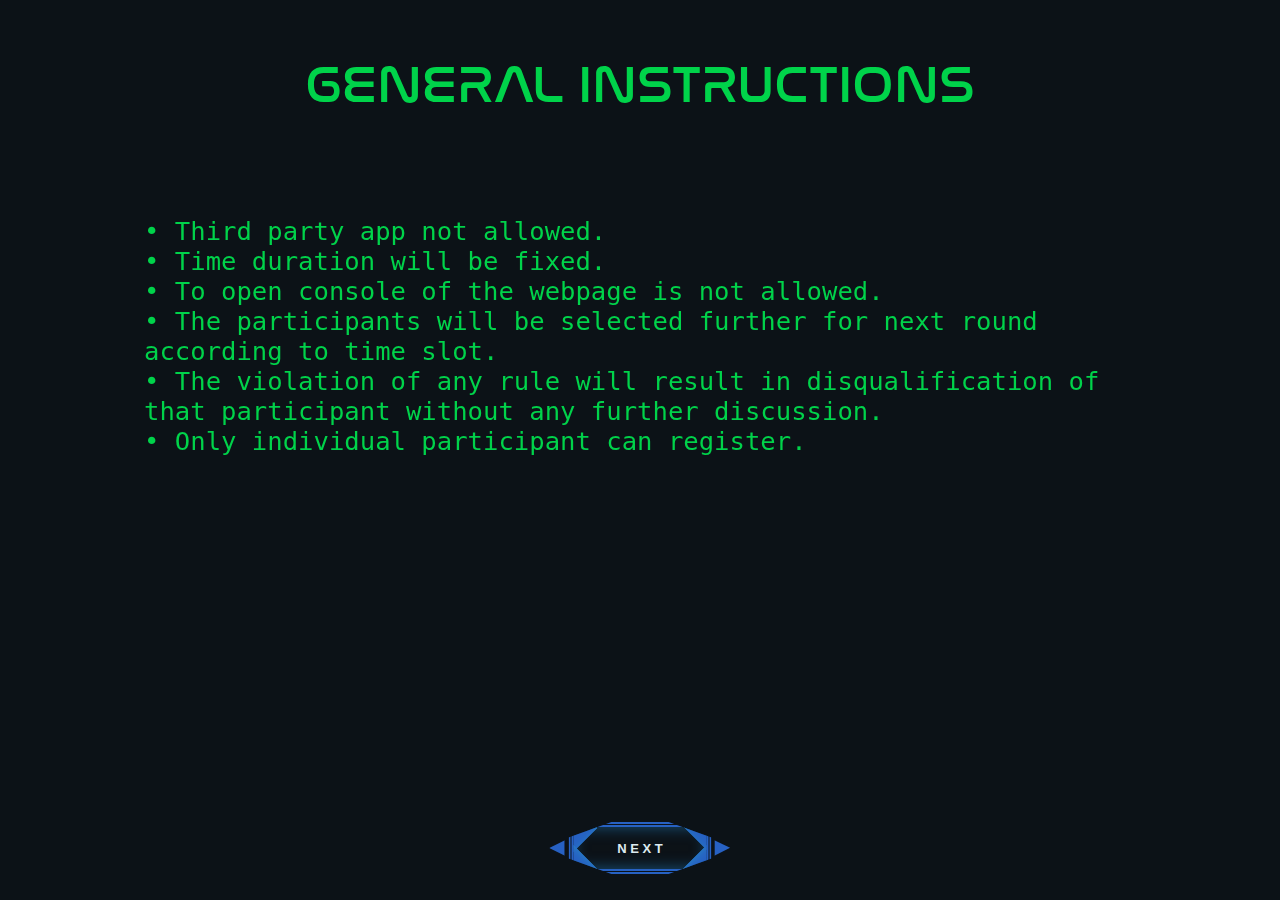
<file: instructions-round1.html>
<!DOCTYPE html>
<!--[if lt IE 7]>      <html class="no-js lt-ie9 lt-ie8 lt-ie7"> <![endif]-->
<!--[if IE 7]>         <html class="no-js lt-ie9 lt-ie8"> <![endif]-->
<!--[if IE 8]>         <html class="no-js lt-ie9"> <![endif]-->
<!--[if gt IE 8]>      <html class="no-js"> <!--<![endif]-->
<html>

<head>
    <meta charset="utf-8">
    <meta http-equiv="X-UA-Compatible" content="IE=edge">
    <title></title>
    <meta name="description" content="">
    <meta name="viewport" content="width=device-width, initial-scale=1">
    <link rel="stylesheet" href="./lib/Stylesheets/instructions.css">
    <link rel="stylesheet" href="./lib/Stylesheets/button.css">
</head>

<body>
    <div class="box">
        <div class="mainText">
            <span>GENERAL INSTRUCTIONS</span>
        </div>
        <div class="instruction-txt">
            <span class="type" style="--n:1000">
                • Third party app not allowed. <br>
                • Time duration will be fixed. <br>
                • To open console of the webpage is not allowed. <br>
                • The participants will be selected further for next round according to time slot. <br>
                • The violation of any rule will result in disqualification of that participant without any further
                discussion.
                <br>
                • Only individual participant can register. <br>
            </span>
        </div>
        <div class="playBtn">
            <a href="./round1.html" target="_self"><button class="startBtn">
                    N E X T
                    <div id="clip">
                        <div id="leftTop" class="corner"></div>
                        <div id="rightBottom" class="corner"></div>
                        <div id="rightTop" class="corner"></div>
                        <div id="leftBottom" class="corner"></div>
                    </div>
                    <span id="rightArrow" class="arrow"></span>
                    <span id="leftArrow" class="arrow"></span>
                </button></a>
        </div>
    </div>
</body>

</html>
</file>
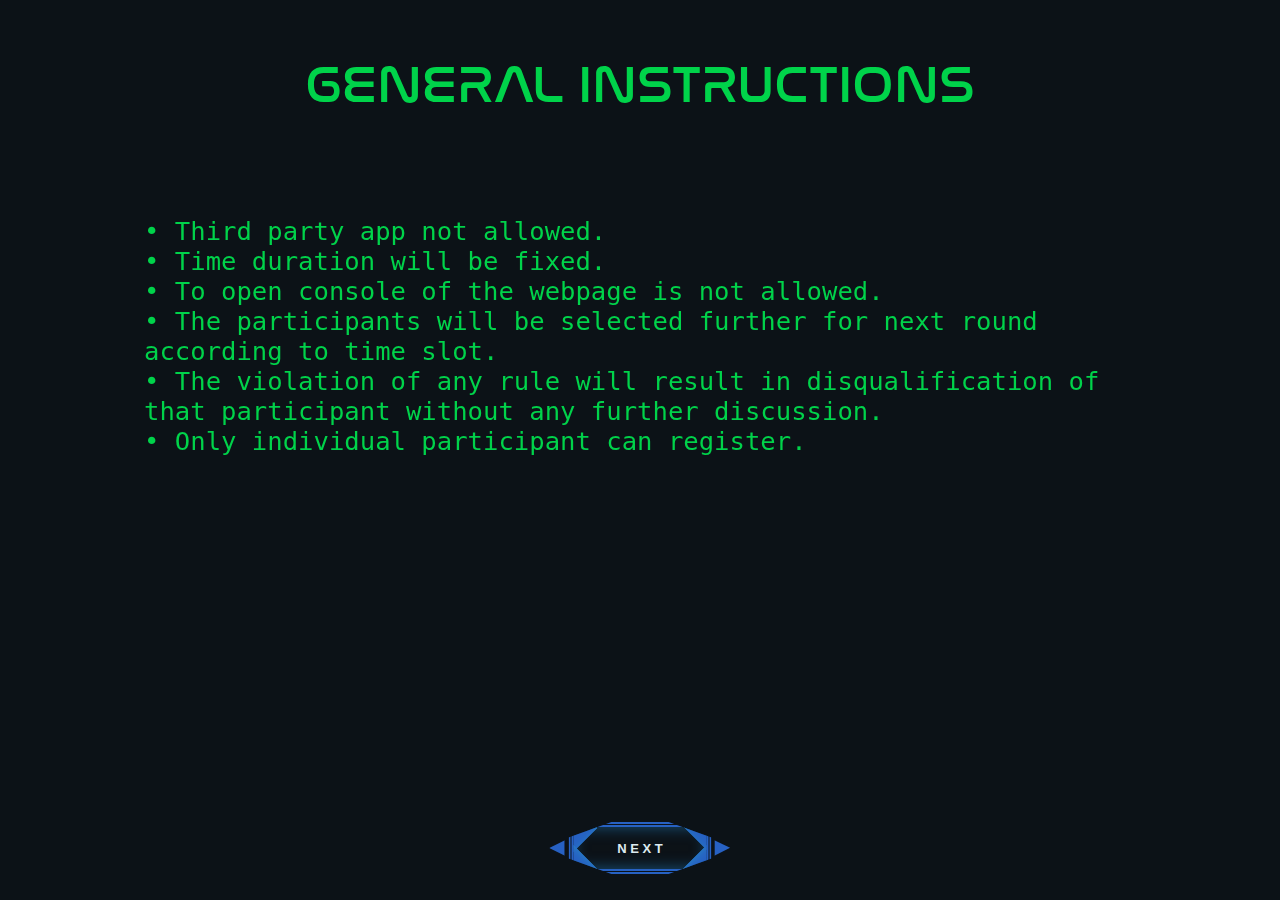
<file: instructions-round2.html>
<!DOCTYPE html>
<!--[if lt IE 7]>      <html class="no-js lt-ie9 lt-ie8 lt-ie7"> <![endif]-->
<!--[if IE 7]>         <html class="no-js lt-ie9 lt-ie8"> <![endif]-->
<!--[if IE 8]>         <html class="no-js lt-ie9"> <![endif]-->
<!--[if gt IE 8]>      <html class="no-js"> <!--<![endif]-->
<html>

<head>
    <meta charset="utf-8">
    <meta http-equiv="X-UA-Compatible" content="IE=edge">
    <title></title>
    <meta name="description" content="">
    <meta name="viewport" content="width=device-width, initial-scale=1">
    <link rel="stylesheet" href="./lib/Stylesheets/instructions.css">
    <link rel="stylesheet" href="./lib/Stylesheets/button.css">
</head>

<body>
    <div class="box">
        <div class="mainText">
            <span>GENERAL INSTRUCTIONS</span>
        </div>
        <div class="instruction-txt">
            <span class="type" style="--n:1000">
                • Third party app not allowed. <br>
                • Time duration will be fixed. <br>
                • To open console of the webpage is not allowed. <br>
                • The participants will be selected further for next round according to time slot. <br>
                • The violation of any rule will result in disqualification of that participant without any further
                discussion.
                <br>
                • Only individual participant can register. <br>
            </span>
        </div>
        <div class="playBtn">
            <a href="./round2.html" target="_self"><button class="startBtn">
                    N E X T
                    <div id="clip">
                        <div id="leftTop" class="corner"></div>
                        <div id="rightBottom" class="corner"></div>
                        <div id="rightTop" class="corner"></div>
                        <div id="leftBottom" class="corner"></div>
                    </div>
                    <span id="rightArrow" class="arrow"></span>
                    <span id="leftArrow" class="arrow"></span>
                </button></a>
        </div>
    </div>
</body>

</html>
</file>
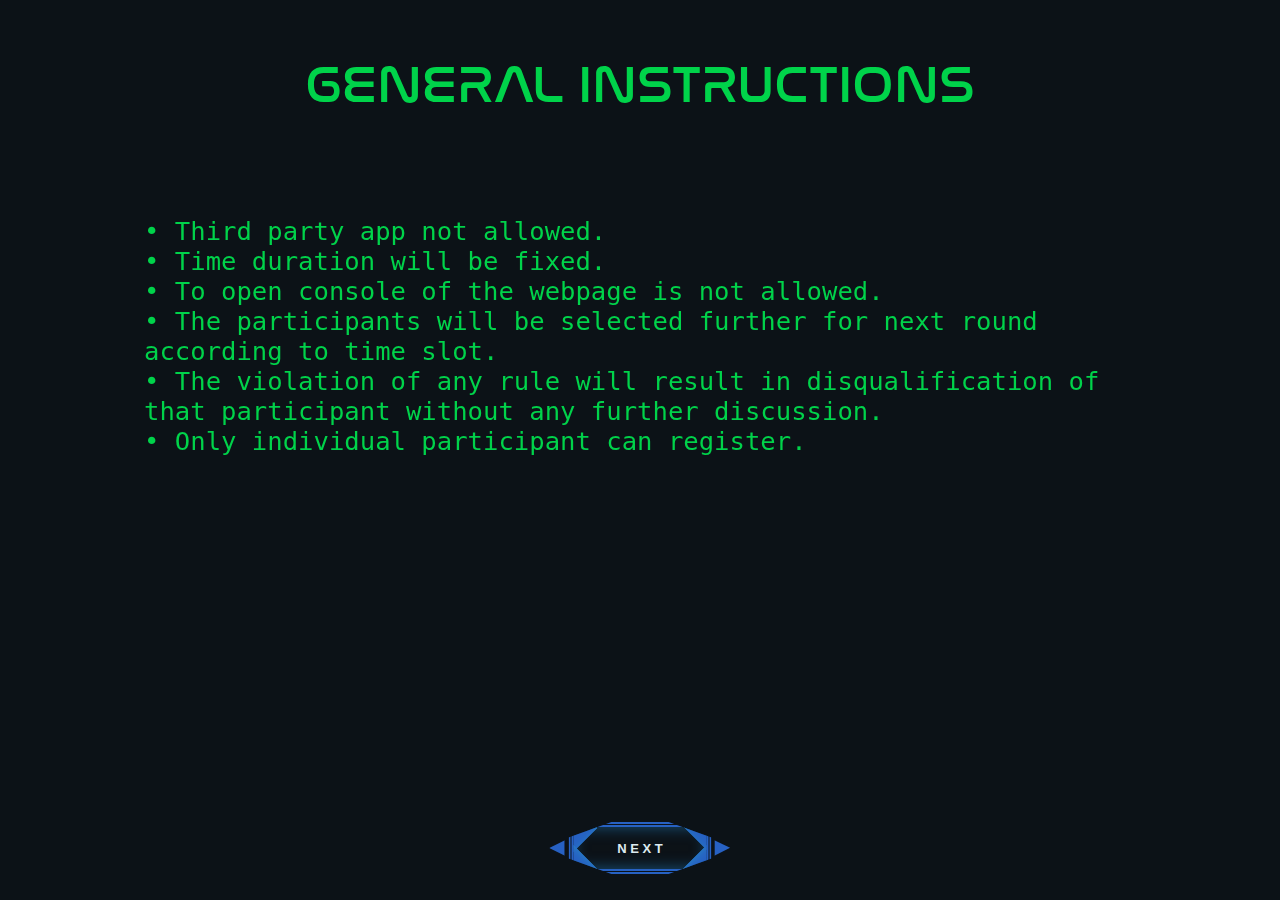
<file: instructions-round3.html>
<!DOCTYPE html>
<!--[if lt IE 7]>      <html class="no-js lt-ie9 lt-ie8 lt-ie7"> <![endif]-->
<!--[if IE 7]>         <html class="no-js lt-ie9 lt-ie8"> <![endif]-->
<!--[if IE 8]>         <html class="no-js lt-ie9"> <![endif]-->
<!--[if gt IE 8]>      <html class="no-js"> <!--<![endif]-->
<html>

<head>
    <meta charset="utf-8">
    <meta http-equiv="X-UA-Compatible" content="IE=edge">
    <title></title>
    <meta name="description" content="">
    <meta name="viewport" content="width=device-width, initial-scale=1">
    <link rel="stylesheet" href="./lib/Stylesheets/instructions.css">
    <link rel="stylesheet" href="./lib/Stylesheets/button.css">
</head>

<body>
    <div class="box">
        <div class="mainText">
            <span>GENERAL INSTRUCTIONS</span>
        </div>
        <div class="instruction-txt">
            <span class="type" style="--n:1000">
                • Third party app not allowed. <br>
                • Time duration will be fixed. <br>
                • To open console of the webpage is not allowed. <br>
                • The participants will be selected further for next round according to time slot. <br>
                • The violation of any rule will result in disqualification of that participant without any further
                discussion.
                <br>
                • Only individual participant can register. <br>
            </span>
        </div>
        <div class="playBtn">
            <a href="./round3.html" target="_self"><button class="startBtn">
                    N E X T
                    <div id="clip">
                        <div id="leftTop" class="corner"></div>
                        <div id="rightBottom" class="corner"></div>
                        <div id="rightTop" class="corner"></div>
                        <div id="leftBottom" class="corner"></div>
                    </div>
                    <span id="rightArrow" class="arrow"></span>
                    <span id="leftArrow" class="arrow"></span>
                </button></a>
        </div>
    </div>
</body>

</html>
</file>
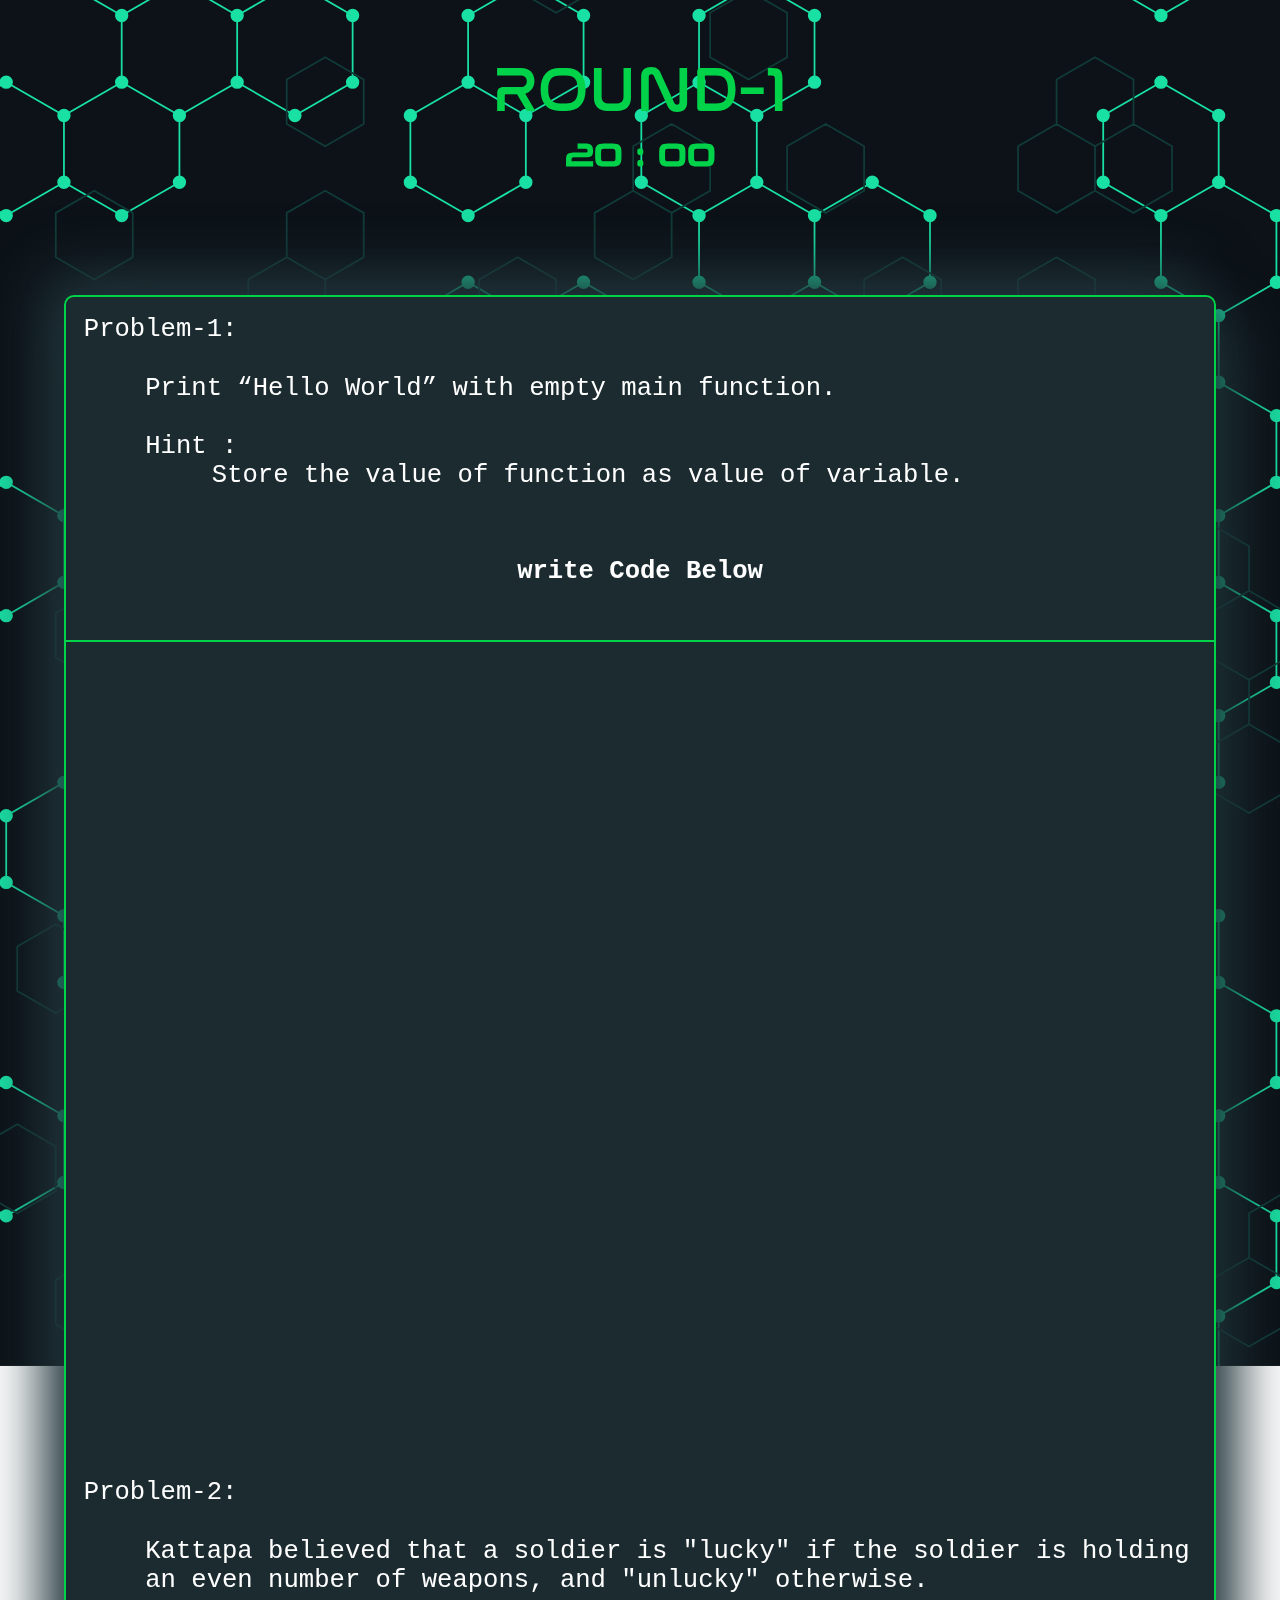
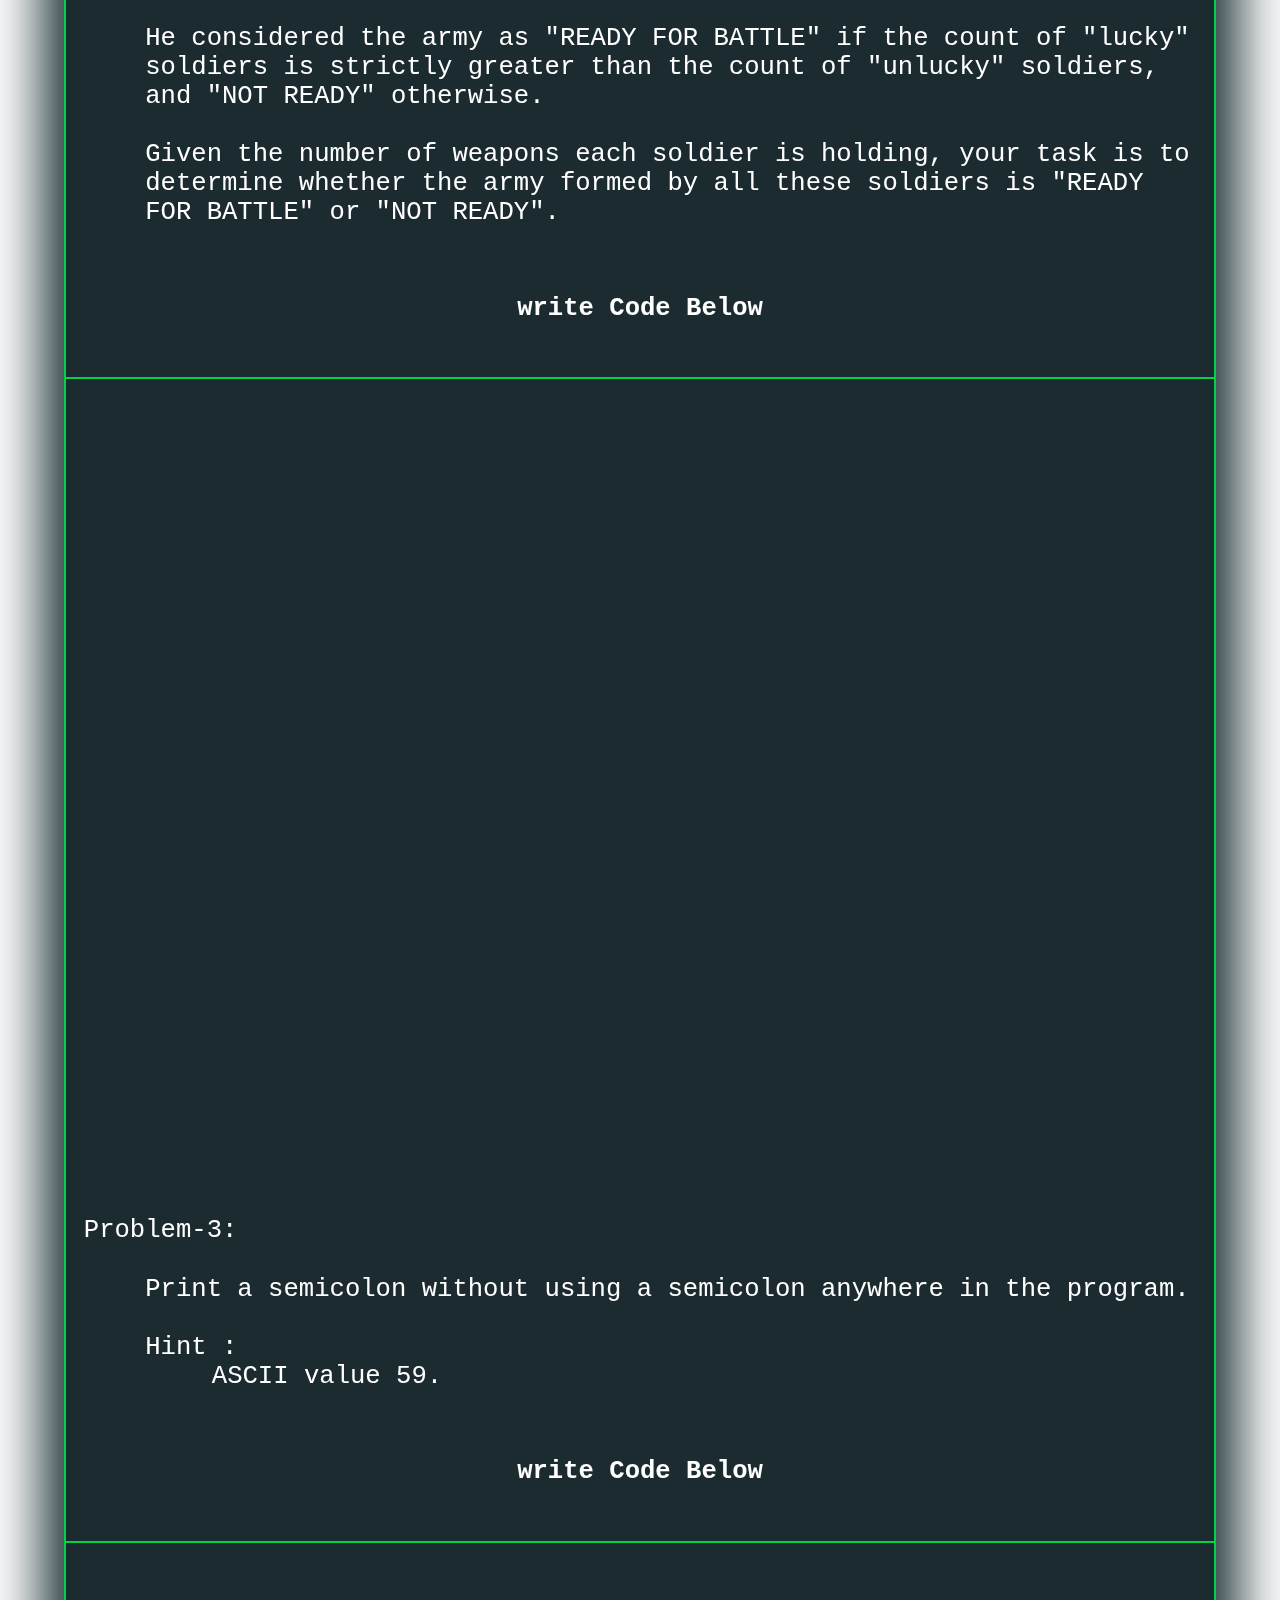
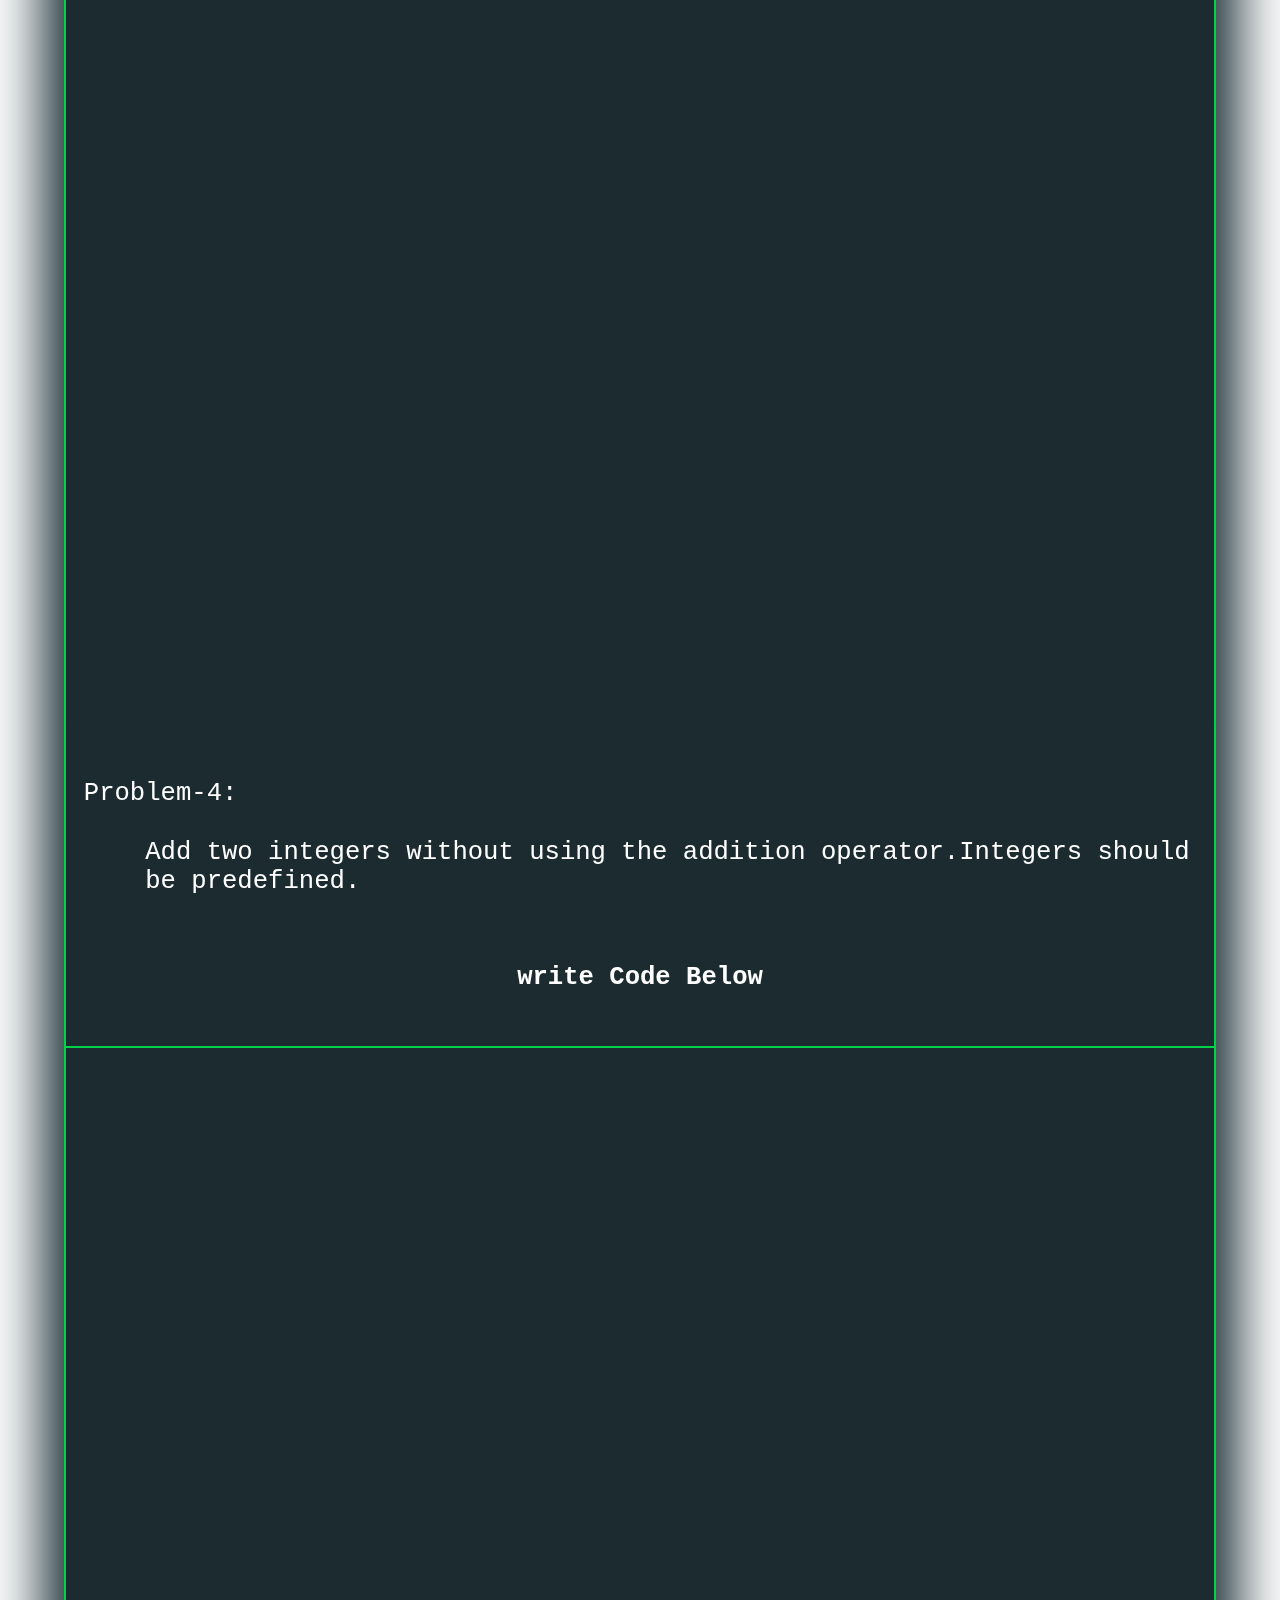
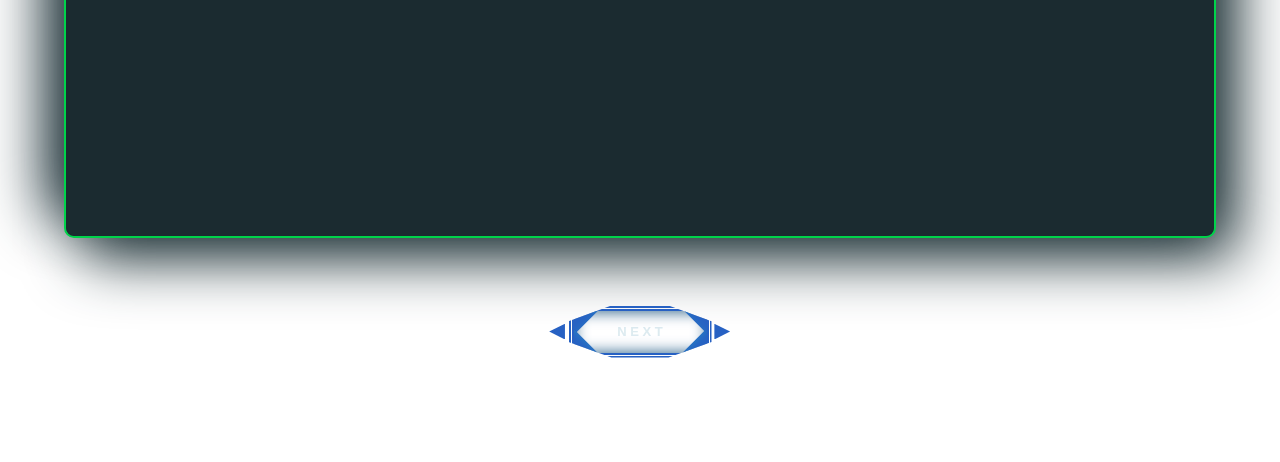
<file: round1.html>
<!DOCTYPE html>
<!--[if lt IE 7]>      <html class="no-js lt-ie9 lt-ie8 lt-ie7"> <![endif]-->
<!--[if IE 7]>         <html class="no-js lt-ie9 lt-ie8"> <![endif]-->
<!--[if IE 8]>         <html class="no-js lt-ie9"> <![endif]-->
<!--[if gt IE 8]>      <html class="no-js"> <!--<![endif]-->
<html>

<head>
    <meta charset="utf-8">
    <meta http-equiv="X-UA-Compatible" content="IE=edge">
    <title></title>
    <meta name="description" content="">
    <meta name="viewport" content="width=device-width, initial-scale=1">
    <link rel="stylesheet" href="./lib/Stylesheets/rounds.css">
    <link rel="stylesheet" href="./lib/Stylesheets/timer-rounds.css">
    <link rel="stylesheet" href="./lib/Stylesheets/alert.css">
    <link rel="stylesheet" href="./lib/Stylesheets/button.css">
    <link rel="stylesheet" href="./lib/Stylesheets/scrollbar.css">
</head>

<body oncontextmenu="return false">
    <div id="box" class="box">
        <div class="mainText">
            <span>ROUND-1</span>
        </div>
        <div id="timer">
            <button id="startBtn">
                <p id="display">20 : 00</p>
            </button>
        </div>
        <div class="container">
            <div class="problem1">
                <div class="questionContainer">
                    <h2 class="font-color">Problem-1:</h2>
                    <span>
                        Print “Hello World” with empty main function. <br><br> <p class="font-color">Hint :</p> &emsp;&emsp; Store the value of function as value of variable.</span>
                    <button class="showBtn">write Code Below</button>
                </div>
                <div id="solutionContainer">
                    <div class="editor ">
                        <iframe class="compilerExplorer"
                            src="https://godbolt.org/e#g:!((g:!((g:!((h:codeEditor,i:(filename:'1',fontScale:14,fontUsePx:'0',j:1,lang:c%2B%2B,selection:(endColumn:44,endLineNumber:1,positionColumn:44,positionLineNumber:1,selectionStartColumn:44,selectionStartLineNumber:1,startColumn:44,startLineNumber:1),source:'//+Type+your+code+here,+or+load+an+example.'),l:'5',n:'0',o:'C%2B%2B+source+%231',t:'0')),k:50,l:'4',m:100,n:'0',o:'',s:0,t:'0'),(g:!((h:executor,i:(argsPanelShown:'1',compilationPanelShown:'1',compiler:g122,compilerName:'',compilerOutShown:'0',execArgs:'',execStdin:'',fontScale:14,fontUsePx:'0',j:1,lang:c%2B%2B,libs:!(),options:'',source:1,stdinPanelShown:'1',wrap:'0'),l:'5',n:'0',o:'Executor+x86-64+gcc+12.2+(C%2B%2B,+Editor+%231)',t:'0')),header:(),k:50,l:'4',n:'0',o:'',s:0,t:'0')),l:'2',n:'0',o:'',t:'0')),version:4"></iframe>
                    </div>
                </div>
            </div>
            <div class="problem2">
                <div class="questionContainer">
                    <h2 class="font-color">Problem-2:</h2>
                    <span>
                        Kattapa believed that a soldier is "lucky" if the soldier is holding an even number of weapons, and "unlucky" otherwise.<br><br>He considered the army as "READY FOR BATTLE" if the count of "lucky" soldiers is strictly greater than the count of "unlucky" soldiers, and "NOT READY" otherwise.<br><br> Given the number of weapons each soldier is holding, your task is to determine whether the army formed by all these soldiers is "READY FOR BATTLE" or "NOT READY".</span>
                    <button class="showBtn">write Code Below</button>
                </div>
                <div id="solutionContainer">
                    <div class="editor ">
                        <iframe class="compilerExplorer"
                            src="https://godbolt.org/e#g:!((g:!((g:!((h:codeEditor,i:(filename:'1',fontScale:14,fontUsePx:'0',j:1,lang:c%2B%2B,selection:(endColumn:44,endLineNumber:1,positionColumn:44,positionLineNumber:1,selectionStartColumn:44,selectionStartLineNumber:1,startColumn:44,startLineNumber:1),source:'//+Type+your+code+here,+or+load+an+example.'),l:'5',n:'0',o:'C%2B%2B+source+%231',t:'0')),k:50,l:'4',m:100,n:'0',o:'',s:0,t:'0'),(g:!((h:executor,i:(argsPanelShown:'1',compilationPanelShown:'1',compiler:g122,compilerName:'',compilerOutShown:'0',execArgs:'',execStdin:'',fontScale:14,fontUsePx:'0',j:1,lang:c%2B%2B,libs:!(),options:'',source:1,stdinPanelShown:'1',wrap:'0'),l:'5',n:'0',o:'Executor+x86-64+gcc+12.2+(C%2B%2B,+Editor+%231)',t:'0')),header:(),k:50,l:'4',n:'0',o:'',s:0,t:'0')),l:'2',n:'0',o:'',t:'0')),version:4"></iframe>

                    </div>
                </div>
            </div>
            <div class="problem3">
                <div class="questionContainer">
                    <h2 class="font-color">Problem-3:</h2>
                    <span>
                        Print a semicolon without using a semicolon anywhere in the program. <br><br> <p class="font-color">Hint :</p> &emsp;&emsp; ASCII value 59.</span>
                    <button class="showBtn">write Code Below</button>
                </div>
                <div id="solutionContainer">
                    <div class="editor ">
                        <iframe class="compilerExplorer"
                            src="https://godbolt.org/e#g:!((g:!((g:!((h:codeEditor,i:(filename:'1',fontScale:14,fontUsePx:'0',j:1,lang:c%2B%2B,selection:(endColumn:44,endLineNumber:1,positionColumn:44,positionLineNumber:1,selectionStartColumn:44,selectionStartLineNumber:1,startColumn:44,startLineNumber:1),source:'//+Type+your+code+here,+or+load+an+example.'),l:'5',n:'0',o:'C%2B%2B+source+%231',t:'0')),k:50,l:'4',m:100,n:'0',o:'',s:0,t:'0'),(g:!((h:executor,i:(argsPanelShown:'1',compilationPanelShown:'1',compiler:g122,compilerName:'',compilerOutShown:'0',execArgs:'',execStdin:'',fontScale:14,fontUsePx:'0',j:1,lang:c%2B%2B,libs:!(),options:'',source:1,stdinPanelShown:'1',wrap:'0'),l:'5',n:'0',o:'Executor+x86-64+gcc+12.2+(C%2B%2B,+Editor+%231)',t:'0')),header:(),k:50,l:'4',n:'0',o:'',s:0,t:'0')),l:'2',n:'0',o:'',t:'0')),version:4"></iframe>

                    </div>
                </div>
            </div>
            <div class="problem4">
                <div class="questionContainer">
                    <h2 class="font-color">Problem-4:</h2>
                    <span>
                        Add two integers without using the addition operator.Integers should be predefined.</span>
                    <button class="showBtn">write Code Below</button>
                </div>
                <div id="solutionContainer">
                    <div class="editor ">
                        <iframe class="compilerExplorer"
                            src="https://godbolt.org/e#g:!((g:!((g:!((h:codeEditor,i:(filename:'1',fontScale:14,fontUsePx:'0',j:1,lang:c%2B%2B,selection:(endColumn:44,endLineNumber:1,positionColumn:44,positionLineNumber:1,selectionStartColumn:44,selectionStartLineNumber:1,startColumn:44,startLineNumber:1),source:'//+Type+your+code+here,+or+load+an+example.'),l:'5',n:'0',o:'C%2B%2B+source+%231',t:'0')),k:50,l:'4',m:100,n:'0',o:'',s:0,t:'0'),(g:!((h:executor,i:(argsPanelShown:'1',compilationPanelShown:'1',compiler:g122,compilerName:'',compilerOutShown:'0',execArgs:'',execStdin:'',fontScale:14,fontUsePx:'0',j:1,lang:c%2B%2B,libs:!(),options:'',source:1,stdinPanelShown:'1',wrap:'0'),l:'5',n:'0',o:'Executor+x86-64+gcc+12.2+(C%2B%2B,+Editor+%231)',t:'0')),header:(),k:50,l:'4',n:'0',o:'',s:0,t:'0')),l:'2',n:'0',o:'',t:'0')),version:4"></iframe>

                    </div>
                </div>
            </div>
        </div>

        <div class="nxtBtn">
            <a href="./instructions-round2.html" class="nextBtn disabled-link" target="_self"><button>
                    N E X T
                    <div id="clip">
                        <div id="leftTop" class="corner"></div>
                        <div id="rightBottom" class="corner"></div>
                        <div id="rightTop" class="corner"></div>
                        <div id="leftBottom" class="corner"></div>
                    </div>
                    <span id="rightArrow" class="arrow"></span>
                    <span id="leftArrow" class="arrow"></span>
                </button></a>
        </div>
    </div>

    <div id="dialog-container" class="dialog-container">
        <!-- <div class="dialog-header">Custom Alert Dialog</div> -->
        <div id="dialog-body" class="dialog-body">This is the custom alert message. Click Ok to close this.</div>
        <div class="dialog-footer">
            <a id="okBtn">Ok</a>
        </div>
    </div>

    <!-- <div id="dialog-container-hint" class="dialog-container-hint">
        <div class="dialog-header">Custom Alert Dialog</div>
        <div id="dialog-body-hint" class="dialog-body-hint">This is the custom alert message. Click Ok to close this.</div>
    </div> -->

    <script type="module" src="./lib/JScripts/rounds.js" async defer></script>
    <script type="module" src="./lib/JScripts/hint_timer-round1.js" async defer></script>
    <script type="module" src="./lib/JScripts/alert.js" async defer></script>
</body>

</html>
</file>
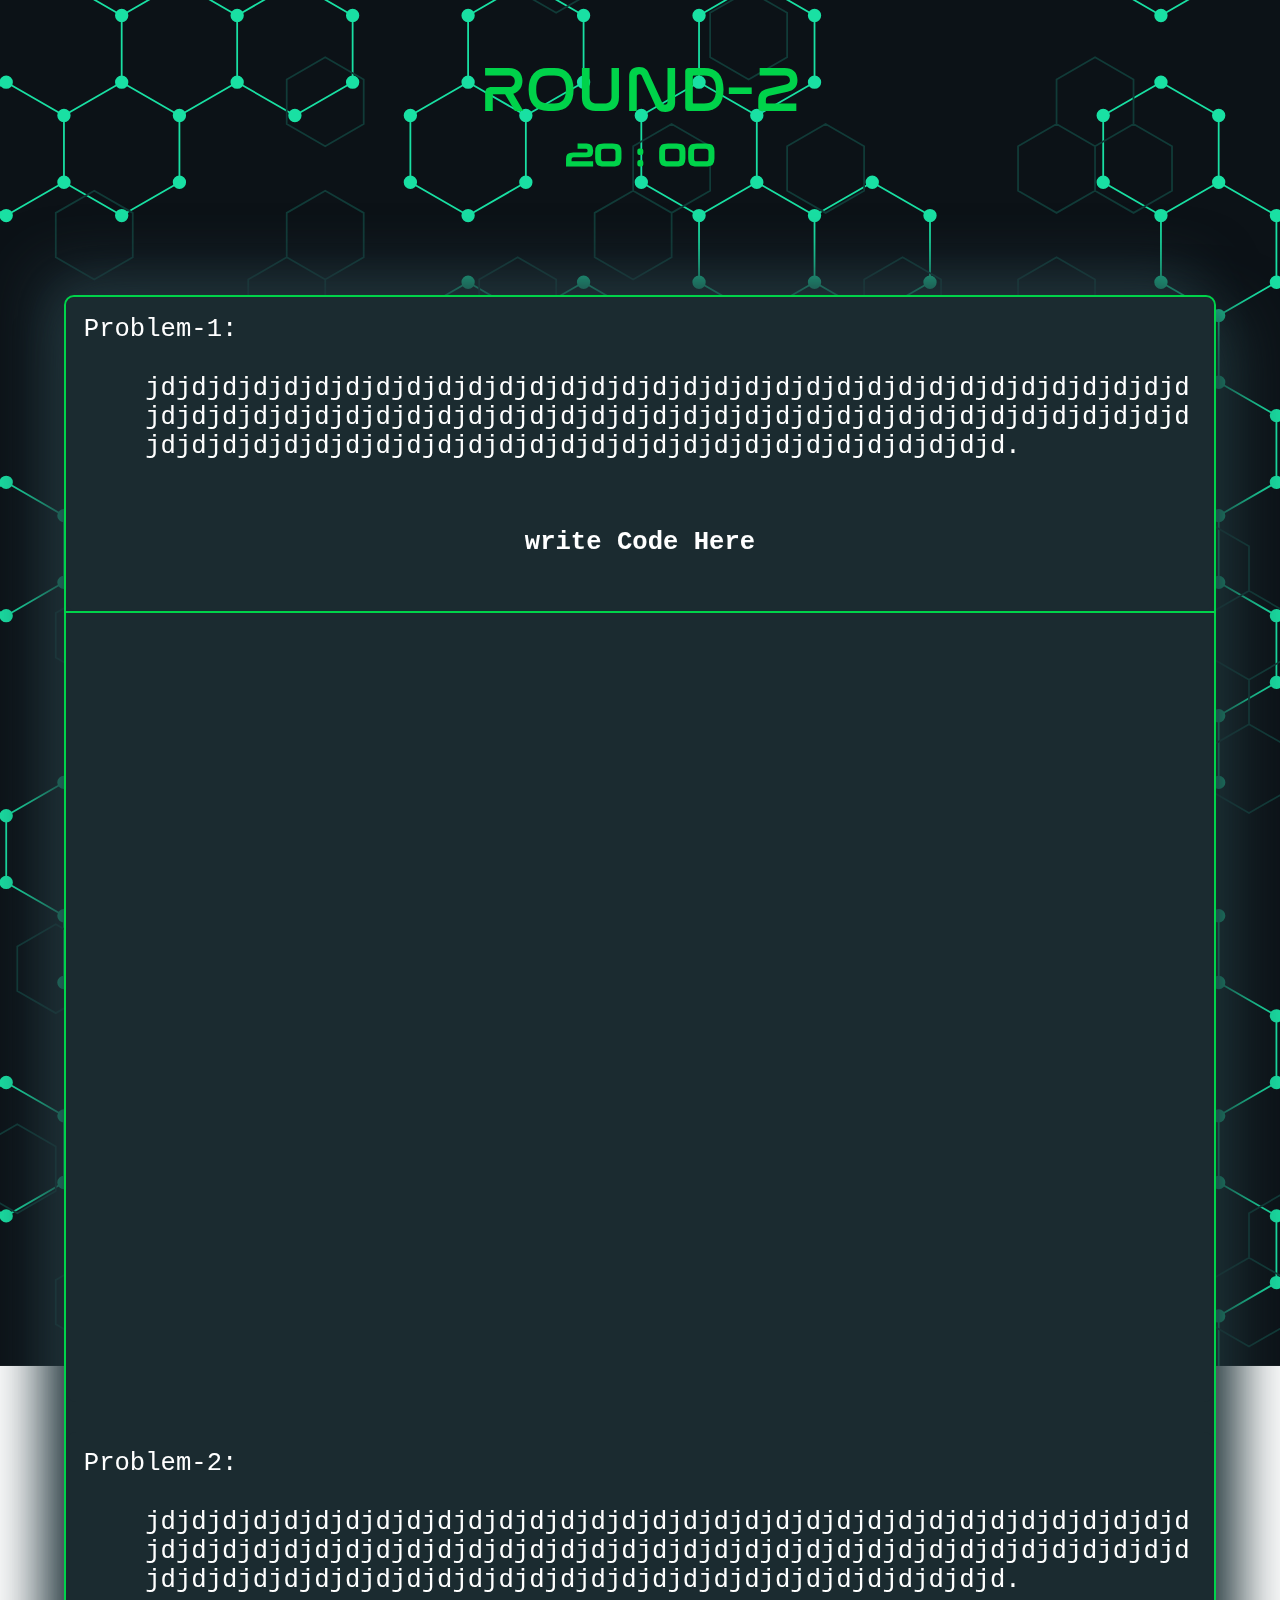
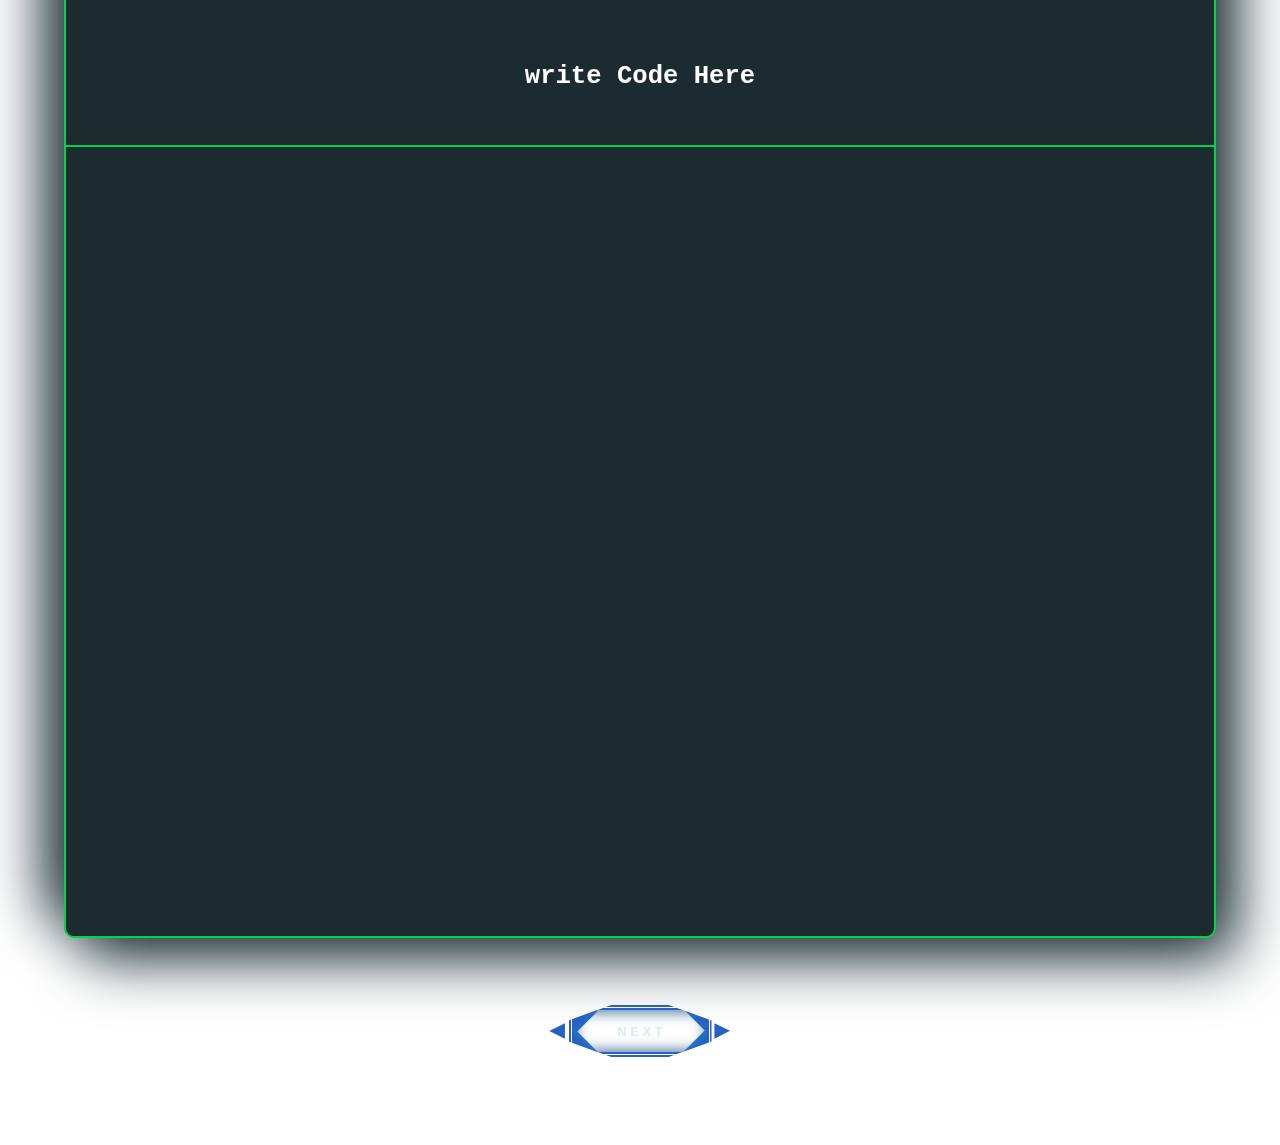
<file: round2.html>
<!DOCTYPE html>
<!--[if lt IE 7]>      <html class="no-js lt-ie9 lt-ie8 lt-ie7"> <![endif]-->
<!--[if IE 7]>         <html class="no-js lt-ie9 lt-ie8"> <![endif]-->
<!--[if IE 8]>         <html class="no-js lt-ie9"> <![endif]-->
<!--[if gt IE 8]>      <html class="no-js"> <!--<![endif]-->
<html>

<head>
    <meta charset="utf-8">
    <meta http-equiv="X-UA-Compatible" content="IE=edge">
    <title></title>
    <meta name="description" content="">
    <meta name="viewport" content="width=device-width, initial-scale=1">
    <link rel="stylesheet" href="./lib/Stylesheets/rounds.css">
    <link rel="stylesheet" href="./lib/Stylesheets/timer-rounds.css">
    <link rel="stylesheet" href="./lib/Stylesheets/alert.css">
    <link rel="stylesheet" href="./lib/Stylesheets/button.css">
    <link rel="stylesheet" href="./lib/Stylesheets/scrollbar.css">
</head>

<body>
    <div id="box" class="box">
        <div class="mainText">
            <span>ROUND-2</span>
        </div>
        <div id="timer">
            <button id="startBtn">
                <p id="display">20 : 00</p>
            </button>
        </div>
        <div class="container">
            <div class="problem1">
                <div class="questionContainer">
                    <h2>Problem-1:</h2>
                    <span>
                        jdjdjdjdjdjdjdjdjdjdjdjdjdjdjdjdjdjdjdjdjdjdjdjdjdjdjdjdjdjdjdjdjdjdjdjdjdjdjdjdjdjdjdjdjdjdjdjdjdjdjdjdjdjdjdjdjdjdjdjdjdjdjdjdjdjdjdjdjdjdjdjdjdjdjdjdjdjdjdjdjdjdjdjdjdjdjdjdjdjdjdjdjdjdjdjd.</span>
                    <button class="showBtn">write Code Here</button>
                </div>
                <div id="solutionContainer">
                    <div class="editor ">
                        <iframe class="compilerExplorer"
                            src="https://godbolt.org/e#g:!((g:!((g:!((h:codeEditor,i:(filename:'1',fontScale:14,fontUsePx:'0',j:1,lang:c%2B%2B,selection:(endColumn:44,endLineNumber:1,positionColumn:44,positionLineNumber:1,selectionStartColumn:44,selectionStartLineNumber:1,startColumn:44,startLineNumber:1),source:'//+Type+your+code+here,+or+load+an+example.'),l:'5',n:'0',o:'C%2B%2B+source+%231',t:'0')),k:50,l:'4',m:100,n:'0',o:'',s:0,t:'0'),(g:!((h:executor,i:(argsPanelShown:'1',compilationPanelShown:'1',compiler:g122,compilerName:'',compilerOutShown:'0',execArgs:'',execStdin:'',fontScale:14,fontUsePx:'0',j:1,lang:c%2B%2B,libs:!(),options:'',source:1,stdinPanelShown:'1',wrap:'0'),l:'5',n:'0',o:'Executor+x86-64+gcc+12.2+(C%2B%2B,+Editor+%231)',t:'0')),header:(),k:50,l:'4',n:'0',o:'',s:0,t:'0')),l:'2',n:'0',o:'',t:'0')),version:4"></iframe>
                    </div>
                </div>
            </div>
            <div class="problem2">
                <div class="questionContainer">
                    <h2>Problem-2:</h2>
                    <span>
                        jdjdjdjdjdjdjdjdjdjdjdjdjdjdjdjdjdjdjdjdjdjdjdjdjdjdjdjdjdjdjdjdjdjdjdjdjdjdjdjdjdjdjdjdjdjdjdjdjdjdjdjdjdjdjdjdjdjdjdjdjdjdjdjdjdjdjdjdjdjdjdjdjdjdjdjdjdjdjdjdjdjdjdjdjdjdjdjdjdjdjdjdjdjdjdjd.</span>
                    <button class="showBtn">write Code Here</button>
                </div>
                <div id="solutionContainer">
                    <div class="editor ">
                        <iframe class="compilerExplorer"
                            src="https://godbolt.org/e#g:!((g:!((g:!((h:codeEditor,i:(filename:'1',fontScale:14,fontUsePx:'0',j:1,lang:c%2B%2B,selection:(endColumn:44,endLineNumber:1,positionColumn:44,positionLineNumber:1,selectionStartColumn:44,selectionStartLineNumber:1,startColumn:44,startLineNumber:1),source:'//+Type+your+code+here,+or+load+an+example.'),l:'5',n:'0',o:'C%2B%2B+source+%231',t:'0')),k:50,l:'4',m:100,n:'0',o:'',s:0,t:'0'),(g:!((h:executor,i:(argsPanelShown:'1',compilationPanelShown:'1',compiler:g122,compilerName:'',compilerOutShown:'0',execArgs:'',execStdin:'',fontScale:14,fontUsePx:'0',j:1,lang:c%2B%2B,libs:!(),options:'',source:1,stdinPanelShown:'1',wrap:'0'),l:'5',n:'0',o:'Executor+x86-64+gcc+12.2+(C%2B%2B,+Editor+%231)',t:'0')),header:(),k:50,l:'4',n:'0',o:'',s:0,t:'0')),l:'2',n:'0',o:'',t:'0')),version:4"></iframe>

                    </div>
                </div>
            </div>
        </div>

        <div class="nxtBtn">
            <a href="./instructions-round3.html" class="nextBtn disabled-link" target="_self"><button>
                    N E X T
                    <div id="clip">
                        <div id="leftTop" class="corner"></div>
                        <div id="rightBottom" class="corner"></div>
                        <div id="rightTop" class="corner"></div>
                        <div id="leftBottom" class="corner"></div>
                    </div>
                    <span id="rightArrow" class="arrow"></span>
                    <span id="leftArrow" class="arrow"></span>
                </button></a>
        </div>
    </div>

    <div id="dialog-container" class="dialog-container">
        <!-- <div class="dialog-header">Custom Alert Dialog</div> -->
        <div id="dialog-body" class="dialog-body">This is the custom alert message. Click Ok to close this.</div>
        <div class="dialog-footer">
            <a id="okBtn">Ok</a>
        </div>
    </div>

    <script src="./lib/JScripts/rounds.js" async defer></script>
    <script type="module" src="./lib/JScripts/timer-round2.js" async defer></script>
    <script type="module" src="./lib/JScripts/alert.js" async defer></script>
</body>

</html>
</file>
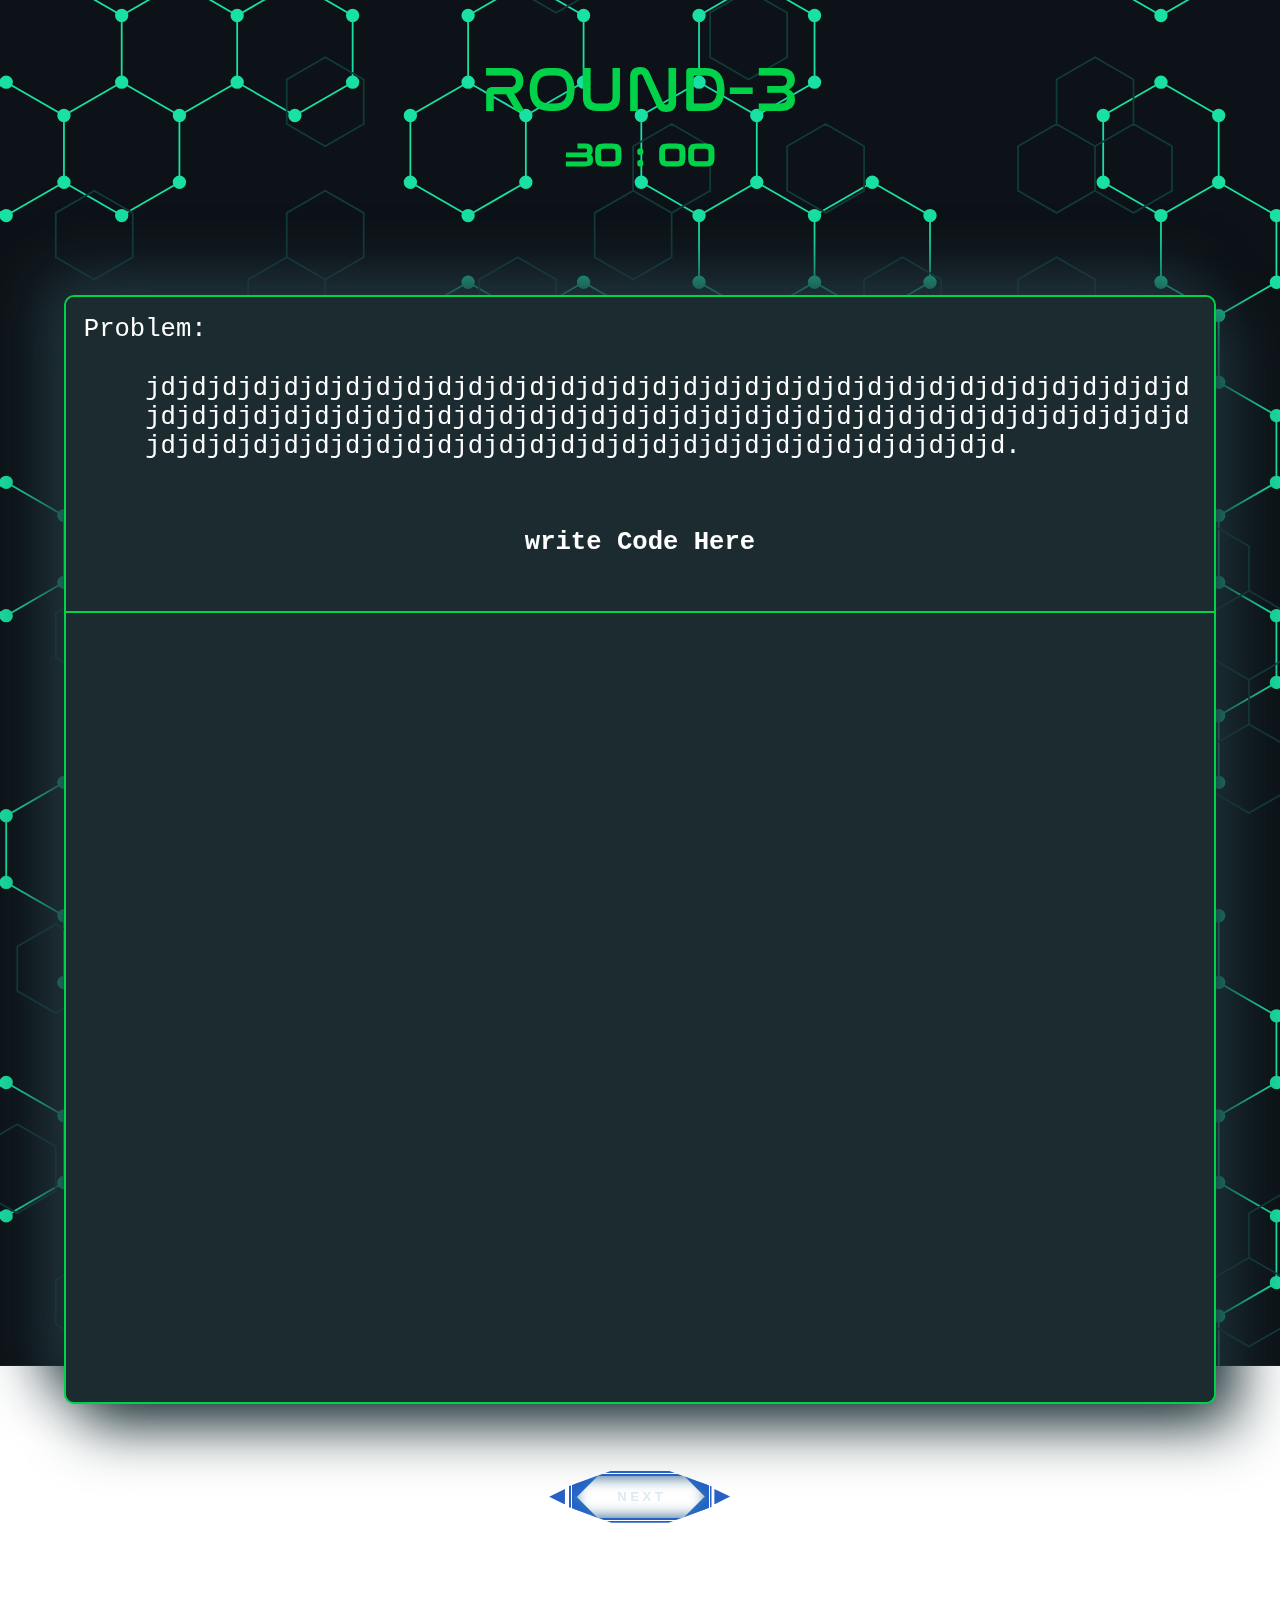
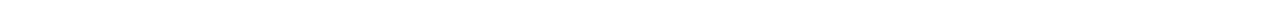
<file: round3.html>
<!DOCTYPE html>
<!--[if lt IE 7]>      <html class="no-js lt-ie9 lt-ie8 lt-ie7"> <![endif]-->
<!--[if IE 7]>         <html class="no-js lt-ie9 lt-ie8"> <![endif]-->
<!--[if IE 8]>         <html class="no-js lt-ie9"> <![endif]-->
<!--[if gt IE 8]>      <html class="no-js"> <!--<![endif]-->
<html>

<head>
    <meta charset="utf-8">
    <meta http-equiv="X-UA-Compatible" content="IE=edge">
    <title></title>
    <meta name="description" content="">
    <meta name="viewport" content="width=device-width, initial-scale=1">
    <link rel="stylesheet" href="./lib/Stylesheets/rounds.css">
    <link rel="stylesheet" href="./lib/Stylesheets/timer-rounds.css">
    <link rel="stylesheet" href="./lib/Stylesheets/alert.css">
    <link rel="stylesheet" href="./lib/Stylesheets/button.css">
    <link rel="stylesheet" href="./lib/Stylesheets/scrollbar.css">
</head>

<body>
    <div id="box" class="box">
        <div class="mainText">
            <span>ROUND-3</span>
        </div>
        <div id="timer">
            <button id="startBtn">
                <p id="display">30 : 00</p>
            </button>
        </div>
        <div class="container">
            <div class="problem1">
                <div class="questionContainer">
                    <h2>Problem:</h2>
                    <span>
                        jdjdjdjdjdjdjdjdjdjdjdjdjdjdjdjdjdjdjdjdjdjdjdjdjdjdjdjdjdjdjdjdjdjdjdjdjdjdjdjdjdjdjdjdjdjdjdjdjdjdjdjdjdjdjdjdjdjdjdjdjdjdjdjdjdjdjdjdjdjdjdjdjdjdjdjdjdjdjdjdjdjdjdjdjdjdjdjdjdjdjdjdjdjdjdjd.</span>
                    <button class="showBtn">write Code Here</button>
                </div>
                <div id="solutionContainer">
                    <div class="editor ">
                        <iframe class="compilerExplorer"
                            src="https://godbolt.org/e#g:!((g:!((g:!((h:codeEditor,i:(filename:'1',fontScale:14,fontUsePx:'0',j:1,lang:c%2B%2B,selection:(endColumn:44,endLineNumber:1,positionColumn:44,positionLineNumber:1,selectionStartColumn:44,selectionStartLineNumber:1,startColumn:44,startLineNumber:1),source:'//+Type+your+code+here,+or+load+an+example.'),l:'5',n:'0',o:'C%2B%2B+source+%231',t:'0')),k:50,l:'4',m:100,n:'0',o:'',s:0,t:'0'),(g:!((h:executor,i:(argsPanelShown:'1',compilationPanelShown:'1',compiler:g122,compilerName:'',compilerOutShown:'0',execArgs:'',execStdin:'',fontScale:14,fontUsePx:'0',j:1,lang:c%2B%2B,libs:!(),options:'',source:1,stdinPanelShown:'1',wrap:'0'),l:'5',n:'0',o:'Executor+x86-64+gcc+12.2+(C%2B%2B,+Editor+%231)',t:'0')),header:(),k:50,l:'4',n:'0',o:'',s:0,t:'0')),l:'2',n:'0',o:'',t:'0')),version:4"></iframe>
                    </div>
                </div>
            </div>
        </div>

        <div class="nxtBtn">
            <a class="nextBtn disabled-link" target="_self"><button>
                    N E X T
                    <div id="clip">
                        <div id="leftTop" class="corner"></div>
                        <div id="rightBottom" class="corner"></div>
                        <div id="rightTop" class="corner"></div>
                        <div id="leftBottom" class="corner"></div>
                    </div>
                    <span id="rightArrow" class="arrow"></span>
                    <span id="leftArrow" class="arrow"></span>
                </button></a>
        </div>
    </div>

    <div id="dialog-container" class="dialog-container">
        <!-- <div class="dialog-header">Custom Alert Dialog</div> -->
        <div id="dialog-body" class="dialog-body">This is the custom alert message. Click Ok to close this.</div>
        <div class="dialog-footer">
            <a id="okBtn">Ok</a>
        </div>
    </div>

    <script src="./lib/JScripts/rounds.js" async defer></script>
    <script type="module" src="./lib/JScripts/timer-round3.js" async defer></script>
    <script type="module" src="./lib/JScripts/alert.js" async defer></script>
</body>

</html>
</file>
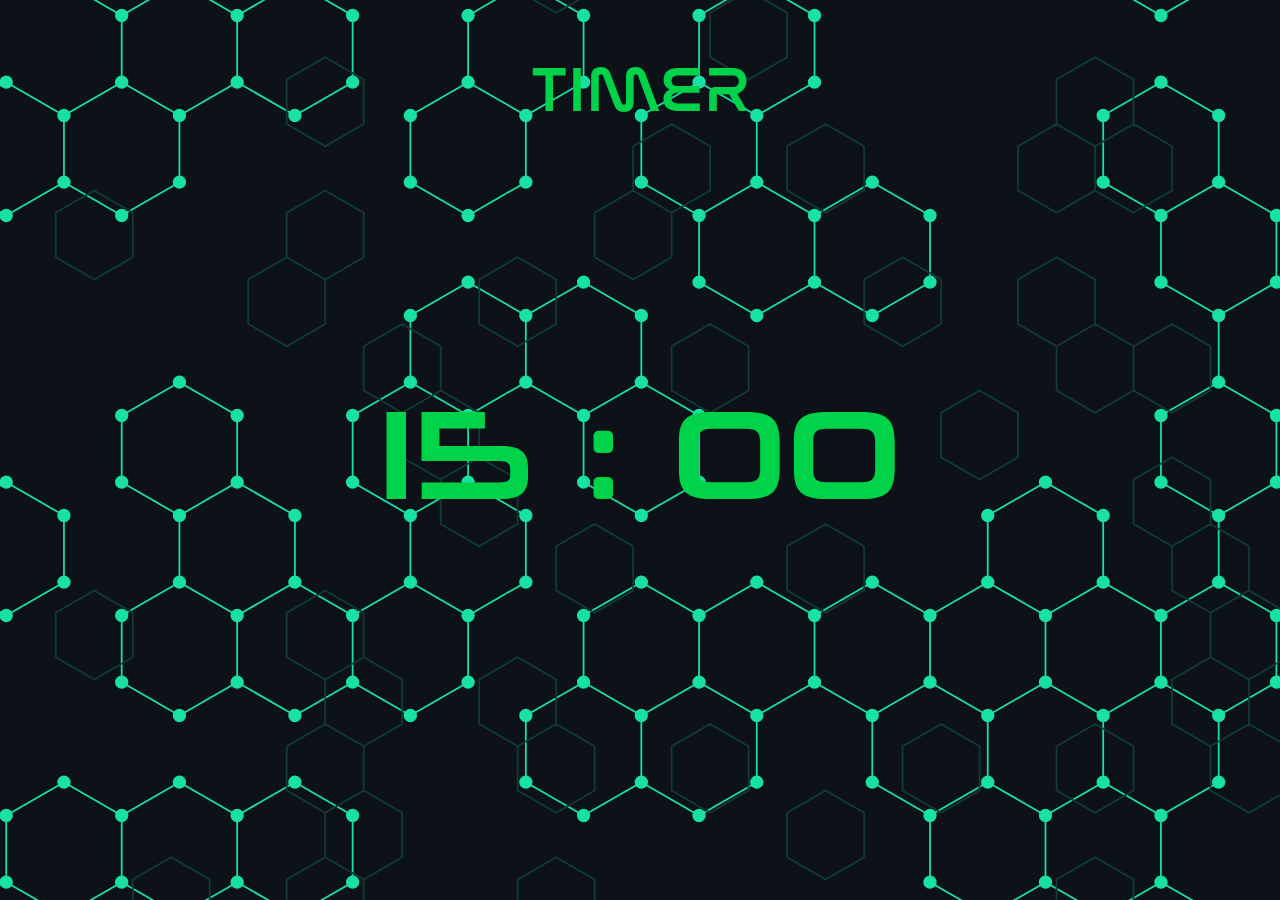
<file: timer.html>
<!DOCTYPE html>
<html>

<head>
  <meta charset="utf-8">
  <meta http-equiv="X-UA-Compatible" content="IE=edge">
  <title></title>
  <meta name="description" content="">
  <meta name="viewport" content="width=device-width, initial-scale=1">
  <link rel="stylesheet" href="./lib/Stylesheets/timer.css">
  <link rel="stylesheet" href="./lib/Stylesheets/alert.css">
</head>

<body id="bodytimer">
  <div class="mainText">
    <span>TIMER</span>
  </div>
  <div id="timer">
    <button id="startBtn">
      <p id="display">15 : 00</p>
    </button>

    <!-- <label for="time">Durée :</label> -->
    <!-- <input type="number" id="time" placeholder="Enter minutes" min="1"> -->

    <!-- <input type="range" id="volumeControl" title="Volume" min="0" max="1" step="0.1" value="0.5" oninput="setVolume()"> -->


    <!-- <div id="button">
      <button id="startBtn" title="Start" onclick="startTimer()"><img id="startImg"
          src="https://img.icons8.com/material-outlined/256/shutdown.png" width="40px" height="40px"></button>
      <button id="pauseBtn" title="Pause" onclick="pauseTimer()" disabled><img id="pauseImg"
          src="./lib/Images/zyro-image.png" width="40px" height="40px"></button>
      <button id="resetBtn" title="Reset" onclick="resetTimer()" disabled><img id="resettImg"
          src="https://img.icons8.com/material-outlined/256/available-updates.png" width="40px" height="40px"></button>
    </div> -->
  </div>
  <!-- <div class="button-group">
    <button onclick="alert('This is our alert dialog. Press \'Ok\' to close this.')">Default Button</button>
    <button onclick="CustomAlert.show('This is our alert dialog. Press \'Ok\' to close this.')">Custom Button</button>
  </div> -->
  <div id="dialog-container" class="dialog-container">
    <!-- <div class="dialog-header">Custom Alert Dialog</div> -->
    <div id="dialog-body" class="dialog-body">This is the custom alert message. Click Ok to close this.</div>
    <div class="dialog-footer">
      <a id="okBtn">Ok</a>
    </div>
  </div>

  <script type="module" src="./lib/JScripts/timer.js" async defer></script>
  <script type="module" src="./lib/JScripts/alert.js" async defer></script>
</body>

</html>
</file>
<file: lib/Stylesheets/instructions.css>
@font-face {
    font-family: 'Nasalization';
    src: url(../Fonts/nasalization-rg-regular.otf) format(opentype);
    font-weight: normal;
}

@font-face {
    font-family: 'Neuropolitical';
    src: url(../Fonts/neuropolitical-rg-regular.otf) format(opentype);
    font-weight: normal;
}

* {
    margin: 0;
    padding: 0;
    box-sizing: border-box;
}

body {
    padding: 20px;
    background: #0C1217;
    color: #00d34a;
}

.mainText {
    height: fit-content;
    width: fit-content;
    position: relative;
    margin: 35px auto;
    color: #00d34a;
}

.mainText span {
    font-size: 4vw;
    font-family: "Nasalization", 'Gill Sans', 'Gill Sans MT', Calibri, 'Trebuchet MS', sans-serif;
    /* text-shadow: 8px 8px #16de3b; */
}

.instruction-txt {
    height: fit-content;
    width: 80%;
    position: relative;
    margin: 100px auto;
}

.type {
    color: #0000;
    font-size: 2vw;
    /* font-family: "Neuropolitical", monospace, sans-serif; */
    font-family: monospace;
    font-weight: 500;
    background:
        linear-gradient(-90deg, #00d34a 5px, #0000 0) 10px 0,
        linear-gradient(#00d34a 0 0) 0 0;
    background-size: calc(var(--n)*1ch) 200%;
    -webkit-background-clip: padding-box, text;
    background-clip: padding-box, text;
    background-repeat: no-repeat;
    animation:
        b .7s infinite alternate steps(1),
        t calc(var(--n)*.099s) steps(var(--n))forwards;
}

@keyframes t {
    from {
        background-size: 0 200%
    }
}

@keyframes b {
    50% {
        background-position: 0 -100%, 0 0
    }
}

.playBtn {
    position: absolute;
    bottom: 0%;
    left: 50%;
    transform: translate(-50%, -50%);
}
</file>
<file: lib/Stylesheets/button.css>
button {
    cursor: pointer;
    position: relative;
    width: 11em;
    height: 4em;
    outline: none;
    transition: 0.1s;
    background-color: transparent;
    border: none;
    font-size: 13px;
    font-weight: bold;
    color: #ddebf0;
}

#clip {
    --color: #2761c3;
    position: absolute;
    top: 0;
    overflow: hidden;
    width: 100%;
    height: 100%;
    border: 5px double var(--color);
    box-shadow: inset 0px 0px 15px #195480;
    -webkit-clip-path: polygon(30% 0%, 70% 0%, 100% 30%, 100% 70%, 70% 100%, 30% 100%, 0% 70%, 0% 30%);
    clip-path: polygon(30% 0%, 70% 0%, 100% 30%, 100% 70%, 70% 100%, 30% 100%, 0% 70%, 0% 30%);
}

.arrow {
    position: absolute;
    transition: 0.2s;
    background-color: #2761c3;
    top: 35%;
    width: 11%;
    height: 30%;
}

#leftArrow {
    left: -13.5%;
    -webkit-clip-path: polygon(100% 0, 100% 100%, 0 50%);
    clip-path: polygon(100% 0, 100% 100%, 0 50%);
}

#rightArrow {
    -webkit-clip-path: polygon(100% 49%, 0 0, 0 100%);
    clip-path: polygon(100% 49%, 0 0, 0 100%);
    left: 102%;
}

button:hover #rightArrow {
    background-color: #27c39f;
    left: -15%;
    animation: 0.6s ease-in-out both infinite alternate rightArrow8;
}

button:hover #leftArrow {
    background-color: #27c39f;
    left: 103%;
    animation: 0.6s ease-in-out both infinite alternate leftArrow8;
}

.corner {
    position: absolute;
    width: 4em;
    height: 4em;
    background-color: #2761c3;
    box-shadow: inset 1px 1px 8px #2781c3;
    transform: scale(1) rotate(45deg);
    transition: 0.2s;
}

#rightTop {
    top: -1.98em;
    left: 91%;
}

#leftTop {
    top: -1.96em;
    left: -3.0em;
}

#leftBottom {
    top: 2.10em;
    left: -2.15em;
}

#rightBottom {
    top: 45%;
    left: 88%;
}

button:hover #leftTop {
    animation: 0.1s ease-in-out 0.05s both changeColor8,
        0.2s linear 0.4s both lightEffect8;
}

button:hover #rightTop {
    animation: 0.1s ease-in-out 0.15s both changeColor8,
        0.2s linear 0.4s both lightEffect8;
}

button:hover #rightBottom {
    animation: 0.1s ease-in-out 0.25s both changeColor8,
        0.2s linear 0.4s both lightEffect8;
}

button:hover #leftBottom {
    animation: 0.1s ease-in-out 0.35s both changeColor8,
        0.2s linear 0.4s both lightEffect8;
}

button:hover .corner {
    transform: scale(1.25) rotate(45deg);
}

button:hover #clip {
    animation: 0.2s ease-in-out 0.55s both greenLight8;
    --color: #27c39f;
}

@keyframes changeColor8 {
    from {
        background-color: #2781c3;
    }

    to {
        background-color: #27c39f;
    }
}

@keyframes lightEffect8 {
    from {
        box-shadow: 1px 1px 5px #27c39f;
    }

    to {
        box-shadow: 0 0 2px #27c39f;
    }
}

@keyframes greenLight8 {
    from {}

    to {
        box-shadow: inset 0px 0px 32px #27c39f;
    }
}

@keyframes leftArrow8 {
    from {
        transform: translate(0px);
    }

    to {
        transform: translateX(10px);
    }
}

@keyframes rightArrow8 {
    from {
        transform: translate(0px);
    }

    to {
        transform: translateX(-10px);
    }
}
</file>
<file: lib/Stylesheets/rounds.css>
@font-face {
    font-family: 'Nasalization';
    src: url(../Fonts/nasalization-rg-regular.otf) format(opentype);
    font-weight: normal;
}

@font-face {
    font-family: 'Neuropolitical';
    src: url(../Fonts/neuropolitical-rg-regular.otf) format(opentype);
    font-weight: normal;
}

* {
    margin: 0;
    padding: 0;
    box-sizing: border-box;
}

body {
	color: #ffffff;
    background: #0C1217;
	background: url("../Images/Hexagon.svg");
	/* background-image: url("/lib/Images/Animated_Shape.svg"); */
	background-position: center center;
	background-repeat: no-repeat;
	background-attachment: fixed;
	background-size: cover;
}

#box.active{
	filter: blur(20px);
	pointer-events: none;
	user-select: none;
}

.mainText {
    position: absolute;
    top: 10%;
    left: 50%;
    transform: translate(-50%, -50%);
    color: #00d34a;
}

.mainText span {
    font-size: 5vw;
    font-family: "Nasalization", 'Gill Sans', 'Gill Sans MT', Calibri, 'Trebuchet MS', sans-serif;

}

.container {
	height: fit-content;
	width: 90%;
	background: #1B2B30;
	position: relative;
	margin: -1% auto;
	display: flex;
	flex-direction: column;
	gap: 30px;
	border:2px solid #00d34a;
	border-radius: 10px;
	box-shadow:  20px 20px 60px #1d3136,
	-20px -20px 60px #23373e;
}

.questionContainer {
	height: fit-content;
	width: 100%;
	padding: 2ch;
	/* border:1px solid #ffffff; */
	border-bottom: none;
	background: #1B2B30;
	border-radius: 10px;
	display: flex;
	flex-direction: column;
	gap: 30px;
}

.questionContainer h2 {
	font-size: 2vw;
	font-family:monospace;
	font-weight: normal;
	/* margin-bottom: 1ch; */
}

.questionContainer span {
	margin-left: 4ch;
	font-size: 2vw;
	font-family:monospace;
	word-wrap: break-word;
}

.showBtn {
	position: relative;
	margin: 0 auto;
	cursor: pointer;
	font-size: 2vw;
	background: none;
	border: none;
	font-family:monospace;
	color: #ffffff;
}
.showBtn:hover {
	color: #15E4A0;
}

#solutionContainer {
	/* display: none; */
	height: fit-content;
	width: 100%;
	padding: 3ch;
	border-top:2px solid #00d34a;
	background: #1B2B30;
	border-radius:0px 0px 10px 10px;
}

.editor {
	height: 100%;
	width: 100%;
}

.compilerExplorer {
    height: 80vh;
    width: 100%;
	margin-top: 1%;
    border: none;
	border-radius: 10px;
}

.nxtBtn {
	position: relative;
	height: fit-content;
	width: fit-content;
	margin: 80px auto;
}

.disabled-link {
	pointer-events: none;
}
</file>
<file: lib/Stylesheets/timer-rounds.css>
@font-face {
    font-family: 'Nasalization';
    src: url(../Fonts/nasalization-rg-regular.otf) format(opentype);
    font-weight: normal;
  }
  
  @font-face {
    font-family: 'Neuropolitical';
    src: url(../Fonts/neuropolitical-rg-regular.otf) format(opentype);
    font-weight: normal;
  }
  
  body {
    background: #0C1217;
    background: url("../Images/Hexagon.svg");
    background-position: center center;
    background-repeat: no-repeat;
    background-attachment: fixed;
    background-size: cover;
  }
  
  .mainText {
    position: absolute;
    top: 10%;
    left: 50%;
    transform: translate(-50%, -50%);
    color: #00d34a;
  }
  
  .mainText span {
    font-size: 5vw;
    font-family: "Nasalization", 'Gill Sans', 'Gill Sans MT', Calibri, 'Trebuchet MS', sans-serif;
  
  }
  
  /* #bodytimer {
    display: flex;
    justify-content: center;
    font-size: 20px;
    text-align: center;
  } */
  
  #timer {
    /* background-color: RGB(248, 248, 248); */
    /* background: transparent; */
    /*ou #F8F8F8*/
    position: sticky;
    top: 0;
    margin: 110px auto;
    /* display: flex; */
    /* flex-direction: column; */
    height: fit-content;
    width: max-content;
    align-items: center;
    /* position: relative;
    margin: 12% auto; */
    /* border: 1px solid white; */
    /* border-radius: 25px; */
    /* box-shadow: 2px 4px 6px rgba(0, 0, 0, 0.4); */
  }
  
  #display {
    /* background-color: white; */
    color: #00d34a;
    font-size: 2.5vw;
    font-family: "Neuropolitical", 'Gill Sans', 'Gill Sans MT', Calibri, 'Trebuchet MS', sans-serif;
    height: fit-content;
    width: auto;
    min-width: 150px;
    margin: 15px auto 15px auto;
    padding: 10px 15px;
    /* border: 1px solid lightgray; */
    border-radius: 25px;
    /* box-shadow: 2px 4px 6px rgba(0, 0, 0, 0.4); */
  }
  
  /* #time {
    font-size: 16px;
    width: 100px;
    height: 30px;
  } */
  
  /* input {
    margin: 10px auto 10px auto;
    width: 30%;
    background-color: white;
  } */
  
  /* #volumeControl {
    margin: 15px auto 0 auto;
    width: 10%;
  }
  
  Chrome,
  Safari,
  Opera and Edge Chromium styles input[type="range"]::-webkit-slider-runnable-track {
    background-color: #095b9e;
    border-radius: 0.5rem;
    height: 0.5rem;
  } */
  
  /* Firefox styles  */
  /* input[type="range"]::-moz-range-track {
      background-color: #095b9e;
      border-radius: 0.5rem;
      height: 0.5rem;
    } */
  
  /* #button {
    margin: 25px auto 30px auto;
    text-align: center;
  } 
  
  button:enabled {
    background-color: #00d34a;
  }
  
  button[disabled] {
    background-color: #ff2600;
  } */
  
  #startBtn {
    /* cursor: pointer; */
    height: fit-content;
    width: fit-content;
    background: none;
    border: none;
  }
</file>
<file: lib/Stylesheets/alert.css>
body {
    font-family: 'Arial';
}

.button-group {
    position: absolute;
    top: 50%;
    left: 50%;
    transform: translateX(-50%) translateY(-50%);
}

.button-group button {
    padding: 10px 20px;
    border: 1px solid rgba(0, 0, 0, 0.2);
    margin: 10px;
}

.button-group button:hover {
    cursor: pointer;
    box-shadow: 0 0 10px 0 #ccc;
}

.dialog-container {
    position: absolute;
    left: 50%;
    top: -30%;
    transform: translate(-50%, -50%);
    width: 400px;
    background: #2d2b2b;
    padding: 10px;
    /* border: 2px solid #ddd; */
    box-shadow: 1px 1px 5px 1px #151515;
    border-radius: 10px;
    opacity: 0;
    transition: all 0.3s linear 0s;
}

.dialog-header {
    padding: 10px;
    font-weight: bold;
    background: #575757;
    color: #f6f7f8;
}

.dialog-body {
    padding: 10px;
    line-height: 30px;
    color: #00d34a;
}

.dialog-footer {
    text-align: center;
    background: transparent;
    padding: 3px 0;
}

.dialog-footer a {
    display: inline-block;
    color: #00d34a;
    width: 100px;
    padding: 5px 0;
    border: 1px solid #00d34a;
    border-radius: 10px;
    background: #484545;
    cursor: pointer;
}

.dialog-footer a:active {
    box-shadow: inset 2px 2px 4px #00d34a;
    /* color: #ffffff; */
}
</file>
<file: lib/Stylesheets/scrollbar.css>
::-webkit-scrollbar {
    width: 12px;
}

::-webkit-scrollbar-track {
    background: #0C1217;
}

::-webkit-scrollbar-thumb {
    background: #15E4A0;
    border-radius: 2px;
}

::-webkit-scrollbar-thumb:hover {
    background: #00d34a;
    border-radius: 2px;
}
</file>
<file: lib/Stylesheets/timer.css>
@font-face {
  font-family: 'Nasalization';
  src: url(../Fonts/nasalization-rg-regular.otf) format(opentype);
  font-weight: normal;
}

@font-face {
  font-family: 'Neuropolitical';
  src: url(../Fonts/neuropolitical-rg-regular.otf) format(opentype);
  font-weight: normal;
}

body {
  background: #0C1217;
  background: url("../Images/Hexagon.svg");
  background-position: center center;
  background-repeat: no-repeat;
  background-attachment: fixed;
  background-size: cover;
}

.mainText {
  position: absolute;
  top: 10%;
  left: 50%;
  transform: translate(-50%, -50%);
  color: #00d34a;
}

.mainText span {
  font-size: 5vw;
  font-family: "Nasalization", 'Gill Sans', 'Gill Sans MT', Calibri, 'Trebuchet MS', sans-serif;

}

/* #bodytimer {
  display: flex;
  justify-content: center;
  font-size: 20px;
  text-align: center;
} */

#timer {
  /* background-color: RGB(248, 248, 248); */
  /* background: transparent; */
  /*ou #F8F8F8*/
  position: absolute;
  top: 50%;
  left: 50%;
  transform: translate(-50%, -50%);
  display: flex;
  flex-direction: column;
  height: fit-content;
  width: max-content;
  align-items: center;
  /* position: relative;
  margin: 12% auto; */
  /* border: 1px solid white; */
  /* border-radius: 25px; */
  /* box-shadow: 2px 4px 6px rgba(0, 0, 0, 0.4); */
}

#display {
  /* background-color: white; */
  color: #00d34a;
  font-size: 10vw;
  font-family: "Neuropolitical", 'Gill Sans', 'Gill Sans MT', Calibri, 'Trebuchet MS', sans-serif;
  height: fit-content;
  width: auto;
  min-width: 150px;
  margin: 15px auto 15px auto;
  padding: 10px 15px;
  /* border: 1px solid lightgray; */
  border-radius: 25px;
  /* box-shadow: 2px 4px 6px rgba(0, 0, 0, 0.4); */
}

/* #time {
  font-size: 16px;
  width: 100px;
  height: 30px;
} */

/* input {
  margin: 10px auto 10px auto;
  width: 30%;
  background-color: white;
} */

/* #volumeControl {
  margin: 15px auto 0 auto;
  width: 10%;
}

Chrome,
Safari,
Opera and Edge Chromium styles input[type="range"]::-webkit-slider-runnable-track {
  background-color: #095b9e;
  border-radius: 0.5rem;
  height: 0.5rem;
} */

/* Firefox styles  */
/* input[type="range"]::-moz-range-track {
    background-color: #095b9e;
    border-radius: 0.5rem;
    height: 0.5rem;
  } */

/* #button {
  margin: 25px auto 30px auto;
  text-align: center;
} 

button:enabled {
  background-color: #00d34a;
}

button[disabled] {
  background-color: #ff2600;
} */

#startBtn {
  /* cursor: pointer; */
  height: fit-content;
  width: fit-content;
  background: none;
  border: none;
}
</file>
